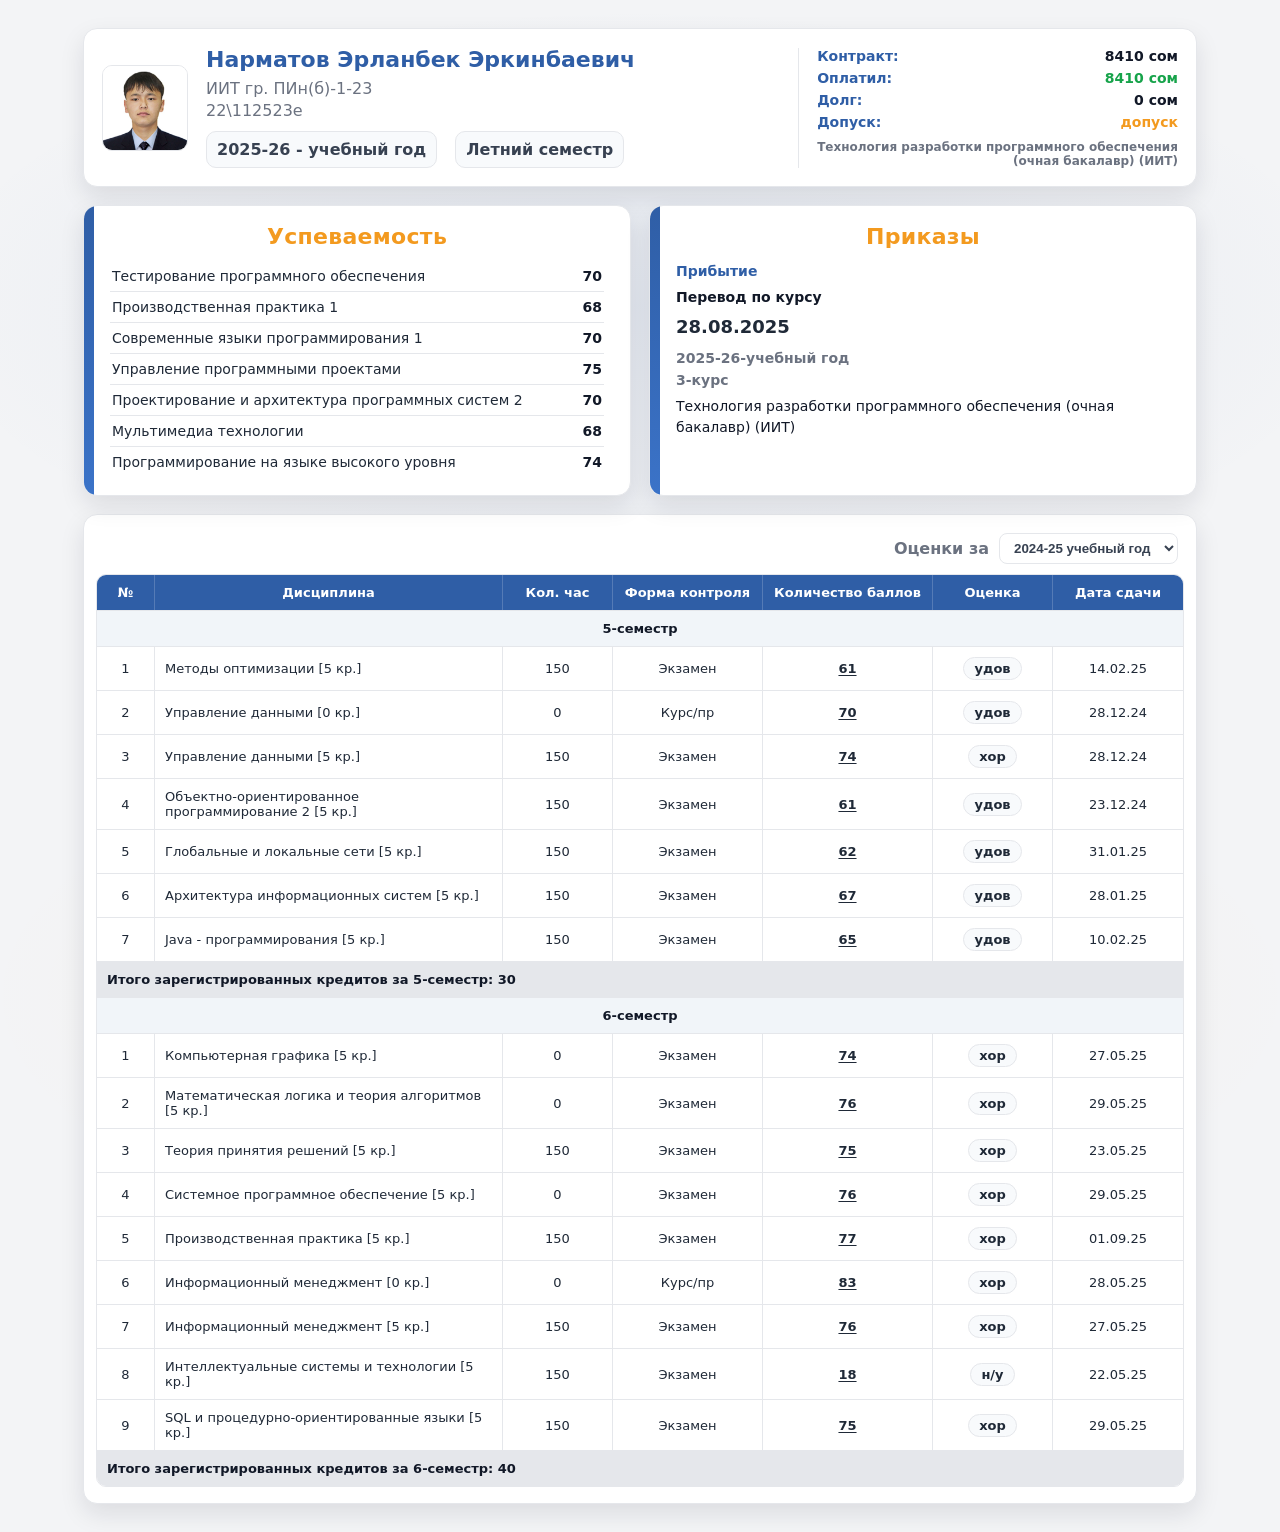
<file: index.html>
<!doctype html>
<html lang="ru">
<head>
  <meta charset="utf-8" />
  <meta name="viewport" content="width=device-width, initial-scale=1" />
  <title>Личная карточка | Нарматов Эрланбек Эркинбаевич</title>
  <style>
    :root{
      --blue:#2f5ea6;--blue-2:#3b73c8;--orange:#f39a1f;
      --text:#1f2937;--muted:#6b7280;--bg:#f3f4f6;--card:#ffffff;
      --line:#e5e7eb;--shadow:0 10px 25px rgba(15,23,42,.10);--radius:14px;
    }
    *{box-sizing:border-box;margin:0;padding:0}
    body{
      font-family:system-ui,-apple-system,Segoe UI,Roboto,Arial,sans-serif;
      color:var(--text);
      background:
        radial-gradient(1200px 500px at 50% 20%, rgba(47,94,166,.08), transparent 60%),
        radial-gradient(1200px 500px at 50% 65%, rgba(243,154,31,.06), transparent 55%),
        var(--bg);
    }
    .wrap{max-width:1150px;margin:28px auto;padding:0 18px}
    .card{background:var(--card);border:1px solid var(--line);border-radius:var(--radius);box-shadow:var(--shadow)}
    .profile{display:flex;gap:18px;align-items:center;padding:18px}
    .avatar{
      width:86px;height:86px;border-radius:10px;
      background:#dbeafe;border:1px solid var(--line);
      overflow:hidden;flex:0 0 auto;
      display:flex;align-items:center;justify-content:center;
      font-size:32px;font-weight:700;color:var(--blue);
    }
    .avatar img{width:100%;height:100%;object-fit:cover;display:block}
    .p-title{font-weight:700;font-size:22px;color:var(--blue)}
    .p-sub{margin:6px 0 0;color:var(--muted);line-height:1.35}
    .p-meta{display:flex;gap:18px;flex-wrap:wrap;margin-top:10px;color:#374151;font-weight:600}
    .pill{background:#f8fafc;border:1px solid var(--line);padding:8px 10px;border-radius:10px;font-weight:600}
    .grid{margin-top:18px;display:grid;grid-template-columns:1fr 1fr;gap:18px}
    @media(max-width:900px){.grid{grid-template-columns:1fr}}
    .panel{position:relative;padding:18px 18px 12px;overflow:hidden}
    .panel:before{
      content:"";position:absolute;left:0;top:0;bottom:0;width:10px;
      background:linear-gradient(180deg,var(--blue),var(--blue-2));
      border-radius:12px 0 0 12px;
    }
    .panel h2{margin:0 0 12px;text-align:center;color:var(--orange);font-size:22px;letter-spacing:.3px}
    .mini-list{padding:0 8px 6px;list-style:none}
    .mini-item{display:flex;justify-content:space-between;gap:10px;padding:7px 2px;border-bottom:1px solid var(--line);font-size:14px}
    .mini-item:last-child{border-bottom:none}
    .score{font-weight:800;color:#111827;min-width:34px;text-align:right}
    .more{text-align:right;font-weight:700;color:var(--blue);padding:8px 8px 2px;font-size:13px;user-select:none;cursor:pointer}
    .more:hover{opacity:.85}
    .orders{padding:0 8px 8px;font-size:14px;line-height:1.45}
    .orders .label{color:var(--blue);font-weight:800;margin-top:2px}
    .orders .big{font-weight:800;font-size:18px;margin:4px 0 8px}
    .orders .muted{color:var(--muted);font-weight:600;margin:2px 0}
    .orders .text{margin:6px 0;color:#111827}
    .table-card{margin-top:18px;padding:12px 12px 16px}
    .table-top{display:flex;justify-content:flex-end;align-items:center;gap:10px;padding:6px 6px 10px}
    .table-top .tlabel{color:var(--muted);font-weight:700}
    select{border:1px solid var(--line);border-radius:8px;padding:6px 10px;background:white;font-weight:700;color:#374151;outline:none}
    table{width:100%;border-collapse:separate;border-spacing:0;overflow:hidden;border-radius:10px;border:1px solid var(--line);background:#fff}
    thead th{background:var(--blue);color:#fff;font-weight:800;font-size:13px;padding:10px;border-right:1px solid rgba(255,255,255,.18);text-align:center;white-space:nowrap}
    thead th:last-child{border-right:none}
    tbody td{padding:10px;border-top:1px solid var(--line);border-right:1px solid var(--line);font-size:13px;vertical-align:middle;background:#fff}
    tbody tr td:last-child{border-right:none}
    tbody tr:hover td{background:#f8fafc}
    .section-row td{background:#f1f5f9!important;font-weight:900;text-align:center;color:#111827;border-top:1px solid var(--line)}
    .credits-row td{background:#e5e7eb!important;font-weight:800;color:#111827;text-align:left}
    .col-n{width:58px;text-align:center}
    .col-h{width:110px;text-align:center}
    .col-f{width:150px;text-align:center}
    .col-b{width:170px;text-align:center}
    .col-g{width:120px;text-align:center}
    .col-date{width:130px;text-align:center}
    .grade-badge{display:inline-block;padding:3px 10px;border-radius:999px;font-weight:900;border:1px solid var(--line);background:#f8fafc;text-transform:lowercase}
    .points{font-weight:900;text-decoration:underline;text-underline-offset:2px}
    .contract-block{
      display:flex;flex-direction:column;gap:6px;
      min-width:190px;
      border-left:1px solid var(--line);
      padding-left:18px;
      font-size:14px;
    }
    .c-row{display:flex;justify-content:space-between;align-items:center;gap:14px}
    .c-label{color:var(--blue);font-weight:800;white-space:nowrap}
    .c-val{font-weight:700;color:#111827}
    .c-val.green{color:#16a34a}
    .c-val.red{color:#dc2626}
    .c-val.orange{color:var(--orange)}
    .c-program{margin-top:4px;color:var(--muted);font-size:12px;font-weight:600;text-align:right}
  </style>
</head>
<body>
<div class="wrap">

  <div class="card profile">
    <div class="avatar"><img src="photo.png" style="width:100%;height:100%;object-fit:cover;display:block"></div>
    <div style="flex:1 1 auto">
      <h1 class="p-title">Нарматов Эрланбек Эркинбаевич</h1>
      <div class="p-sub">ИИТ гр. ПИн(б)-1-23<br>22\112523e</div>
      <div class="p-meta">
        <div class="pill" id="pYear">2025-26 - учебный год</div>
        <div class="pill" id="pSem">Летний семестр</div>
      </div>
    </div>
    <div class="contract-block">
      <div class="c-row"><span class="c-label">Контракт:</span><span class="c-val">8410 сом</span></div>
      <div class="c-row"><span class="c-label">Оплатил:</span><span class="c-val green">8410 сом</span></div>
      <div class="c-row"><span class="c-label">Долг:</span><span class="c-val">0 сом</span></div>
      <div class="c-row"><span class="c-label">Допуск:</span><span class="c-val orange">допуск</span></div>
      <div class="c-program">Технология разработки программного обеспечения<br>(очная бакалавр) (ИИТ)</div>
    </div>
  </div>

  <div class="grid">
    <div class="card panel">
      <h2>Успеваемость</h2>
      <ul class="mini-list" id="perfList"></ul>
      
    </div>
    <div class="card panel">
      <h2>Приказы</h2>
      <div class="orders">
        <div class="label">Прибытие</div>
        <div class="text"><b>Перевод по курсу</b></div>
        <div class="big">28.08.2025</div>
        <div class="muted">2025-26-учебный год</div>
        <div class="muted">3-курс</div>
        <div class="text">Технология разработки программного обеспечения (очная бакалавр) (ИИТ)</div>
      </div>
    </div>
  </div>

  <div class="card table-card">
    <div class="table-top">
      <div class="tlabel">Оценки за</div>
      <select id="yearSelect"></select>
    </div>
    <table>
      <thead>
        <tr>
          <th class="col-n">№</th>
          <th>Дисциплина</th>
          <th class="col-h">Кол. час</th>
          <th class="col-f">Форма контроля</th>
          <th class="col-b">Количество баллов</th>
          <th class="col-g">Оценка</th>
          <th class="col-date">Дата сдачи</th>
        </tr>
      </thead>
      <tbody id="tbody"></tbody>
    </table>
  </div>

</div>

<script>
  const DATA = {
    perf: [
      { title: "Тестирование программного обеспечения", score: 70 },
      { title: "Производственная практика 1", score: 68 },
      { title: "Современные языки программирования 1", score: 70 },
      { title: "Управление программными проектами", score: 75 },
      { title: "Проектирование и архитектура программных систем 2", score: 70 },
      { title: "Мультимедиа технологии", score: 68 },
      { title: "Программирование на языке высокого уровня", score: 74 }
    ],
    years: [
      {
        label: "2022-23 учебный год",
        blocks: [
          {
            title: "1-семестр",
            creditsTotalText: "Итого зарегистрированных кредитов за 1-семестр: 30",
            rows: [
              { n:1, disc:"Физика [5 кр.]", hours:150, form:"Экзамен", points:62, grade:"удов", date:"24.01.24" },
              { n:2, disc:"Теория информационных процессов и систем [5 кр.]", hours:0, form:"Экзамен", points:78, grade:"хор", date:"15.04.25" },
              { n:3, disc:"Манасоведение [2 кр.]", hours:0, form:"Экзамен", points:74, grade:"хор", date:"15.04.25" },
              { n:4, disc:"Иностранный язык [4 кр.]", hours:120, form:"Экзамен", points:67, grade:"удов", date:"15.04.25" },
              { n:5, disc:"Математика 1 [5 кр.]", hours:150, form:"Экзамен", points:61, grade:"удов", date:"30.12.22" },
              { n:6, disc:"Информатика 1 [5 кр.]", hours:150, form:"Экзамен", points:61, grade:"удов", date:"16.02.23" },
              { n:7, disc:"Физическая культура 1 [0 кр.]", hours:0, form:"Зачет", points:88, grade:"зачет", date:"15.04.25" },
              { n:8, disc:"Кыргызский язык (профессиональный) 1 и литература [4 кр.]", hours:0, form:"Экзамен", points:74, grade:"хор", date:"12.07.25" }
            ]
          },
          {
            title: "2-семестр",
            creditsTotalText: "Итого зарегистрированных кредитов за 2-семестр: 25",
            rows: [
              { n:1, disc:"Русский язык [4 кр.]", hours:0, form:"Экзамен", points:74, grade:"хор", date:"15.04.25" },
              { n:2, disc:"Информатика 2 [5 кр.]", hours:150, form:"Экзамен", points:76, grade:"хор", date:"12.07.25" },
              { n:3, disc:"Математика 2 [5 кр.]", hours:150, form:"Экзамен", points:74, grade:"хор", date:"25.05.23" },
              { n:4, disc:"Основы Web-технологий [0 кр.]", hours:0, form:"Курс/пр", points:68, grade:"удов", date:"15.04.25" },
              { n:5, disc:"Основы Web-технологий [5 кр.]", hours:0, form:"Экзамен", points:63, grade:"удов", date:"15.04.25" },
              { n:6, disc:"Физическая культура 2 [0 кр.]", hours:0, form:"Зачет", points:88, grade:"зачет", date:"15.04.25" },
              { n:7, disc:"Кыргызский язык (профессиональный) 2 и литература [4 кр.]", hours:0, form:"Экзамен", points:87, grade:"отл", date:"12.07.25" },
              { n:8, disc:"География Кыргызстана [2 кр.]", hours:0, form:"Экзамен", points:88, grade:"отл", date:"12.07.25" }
            ]
          }
        ]
      },
      {
        label: "2024-25 учебный год",
        blocks: [
          {
            title: "5-семестр",
            creditsTotalText: "Итого зарегистрированных кредитов за 5-семестр: 30",
            rows: [
              { n:1, disc:"Методы оптимизации [5 кр.]", hours:150, form:"Экзамен", points:61, grade:"удов", date:"14.02.25" },
              { n:2, disc:"Управление данными [0 кр.]", hours:0, form:"Курс/пр", points:70, grade:"удов", date:"28.12.24" },
              { n:3, disc:"Управление данными [5 кр.]", hours:150, form:"Экзамен", points:74, grade:"хор", date:"28.12.24" },
              { n:4, disc:"Объектно-ориентированное программирование 2 [5 кр.]", hours:150, form:"Экзамен", points:61, grade:"удов", date:"23.12.24" },
              { n:5, disc:"Глобальные и локальные сети [5 кр.]", hours:150, form:"Экзамен", points:62, grade:"удов", date:"31.01.25" },
              { n:6, disc:"Архитектура информационных систем [5 кр.]", hours:150, form:"Экзамен", points:67, grade:"удов", date:"28.01.25" },
              { n:7, disc:"Java - программирования [5 кр.]", hours:150, form:"Экзамен", points:65, grade:"удов", date:"10.02.25" }
            ]
          },
          {
            title: "6-семестр",
            creditsTotalText: "Итого зарегистрированных кредитов за 6-семестр: 40",
            rows: [
              { n:1, disc:"Компьютерная графика [5 кр.]", hours:0, form:"Экзамен", points:74, grade:"хор", date:"27.05.25" },
              { n:2, disc:"Математическая логика и теория алгоритмов [5 кр.]", hours:0, form:"Экзамен", points:76, grade:"хор", date:"29.05.25" },
              { n:3, disc:"Теория принятия решений [5 кр.]", hours:150, form:"Экзамен", points:75, grade:"хор", date:"23.05.25" },
              { n:4, disc:"Системное программное обеспечение [5 кр.]", hours:0, form:"Экзамен", points:76, grade:"хор", date:"29.05.25" },
              { n:5, disc:"Производственная практика [5 кр.]", hours:150, form:"Экзамен", points:77, grade:"хор", date:"01.09.25" },
              { n:6, disc:"Информационный менеджмент [0 кр.]", hours:0, form:"Курс/пр", points:83, grade:"хор", date:"28.05.25" },
              { n:7, disc:"Информационный менеджмент [5 кр.]", hours:150, form:"Экзамен", points:76, grade:"хор", date:"27.05.25" },
              { n:8, disc:"Интеллектуальные системы и технологии [5 кр.]", hours:150, form:"Экзамен", points:18, grade:"н/у", date:"22.05.25" },
              { n:9, disc:"SQL и процедурно-ориентированные языки [5 кр.]", hours:150, form:"Экзамен", points:75, grade:"хор", date:"29.05.25" }
            ]
          }
        ]
      },
      {
        label: "2025-26 учебный год",
        blocks: [
          {
            title: "5-семестр",
            creditsTotalText: "Итого зарегистрированных кредитов за 5-семестр: 30",
            rows: [
              { n:1, disc:"Конструирование программного обеспечения [4 кр.]", hours:120, form:"Экзамен", points:75, grade:"хор", date:"23.12.25" },
              { n:2, disc:"Системное программирование [0 кр.]", hours:0, form:"Курс/раб", points:75, grade:"хор", date:"24.12.25" },
              { n:3, disc:"Системное программирование [6 кр.]", hours:180, form:"Экзамен", points:77, grade:"хор", date:"25.12.25" },
              { n:4, disc:"Администрирование сетей [6 кр.]", hours:180, form:"Экзамен", points:71, grade:"удов", date:"26.12.25" },
              { n:5, disc:"Программирование в графических средах [5 кр.]", hours:150, form:"Экзамен", points:75, grade:"хор", date:"29.12.25" },
              { n:6, disc:"Проектирование и архитектура программных систем 1 [4 кр.]", hours:120, form:"Экзамен", points:75, grade:"хор", date:"29.12.25" },
              { n:7, disc:"Web-программирования [5 кр.]", hours:150, form:"Экзамен", points:61, grade:"удов", date:"30.12.25" }
            ]
          },
          {
            title: "6-семестр",
            creditsTotalText: "Итого зарегистрированных кредитов за 6-семестр: 30",
            rows: [
              { n:1, disc:"Тестирование программного обеспечения [4 кр.]", hours:120, form:"Экзамен", points:70, grade:"удов", date:"22.05.2026" },
              { n:2, disc:"Производственная практика 1 [3 кр.]", hours:90, form:"Экзамен", points:70, grade:"удов", date:"22.05.2026" },
              { n:3, disc:"Современные языки программирования 1 [5 кр.]", hours:150, form:"Экзамен", points:68, grade:"хор", date:"26.05.2026" },
              { n:4, disc:"Управление программными проектами [5 кр.]", hours:150, form:"Экзамен", points:65, grade:"хор", date:"29.05.2026" },
              { n:5, disc:"Проектирование и архитектура программных систем 2 [0 кр.]", hours:0, form:"Курс/пр", points:0, grade:"", date:"_" },
              { n:6, disc:"Проектирование и архитектура программных систем 2 [4 кр.]", hours:120, form:"Экзамен", points:68, grade:"хор", date:"02.06.2026" },
              { n:7, disc:"Мультимедиа технологии [4 кр.]", hours:120, form:"Экзамен", points:68, grade:"хор", date:"05.06.2026" },
              { n:8, disc:"Программирование на языке высокого уровня [5 кр.]", hours:150, form:"Экзамен", points:65, grade:"хор", date:"08.06.2026" }
            ]
          }
        ]
      }
    ]
  };

  document.getElementById("perfList").innerHTML = DATA.perf.map(x=>`
    <li class="mini-item"><span>${esc(x.title)}</span><span class="score">${x.score}</span></li>
  `).join("");

  const yearSelect = document.getElementById("yearSelect");
  DATA.years.forEach((y,i)=>{
    const o = document.createElement("option");
    o.value = String(i);
    o.textContent = y.label;
    yearSelect.appendChild(o);
  });
  yearSelect.value = "1";
  yearSelect.addEventListener("change", ()=>renderTable(parseInt(yearSelect.value)));
  renderTable(1);

  function renderTable(idx){
    const y = DATA.years[idx];
    let html = "";
    y.blocks.forEach(b=>{
      html += `<tr class="section-row"><td colspan="7">${esc(b.title)}</td></tr>`;
      b.rows.forEach(r=>{
        html += `<tr>
          <td class="col-n">${r.n}</td>
          <td>${esc(r.disc)}</td>
          <td class="col-h">${r.hours}</td>
          <td class="col-f">${esc(r.form)}</td>
          <td class="col-b"><span class="points">${r.points||""}</span></td>
          <td class="col-g">${r.grade?`<span class="grade-badge">${esc(r.grade)}</span>`:""}</td>
          <td class="col-date">${esc(r.date)}</td>
        </tr>`;
      });
      html += `<tr class="credits-row"><td colspan="7">${esc(b.creditsTotalText)}</td></tr>`;
    });
    document.getElementById("tbody").innerHTML = html;
  }

  function esc(s){
    return String(s).replaceAll("&","&amp;").replaceAll("<","&lt;").replaceAll(">","&gt;").replaceAll('"',"&quot;").replaceAll("'","&#039;");
  }
</script>
</body>
</html>
</file>
